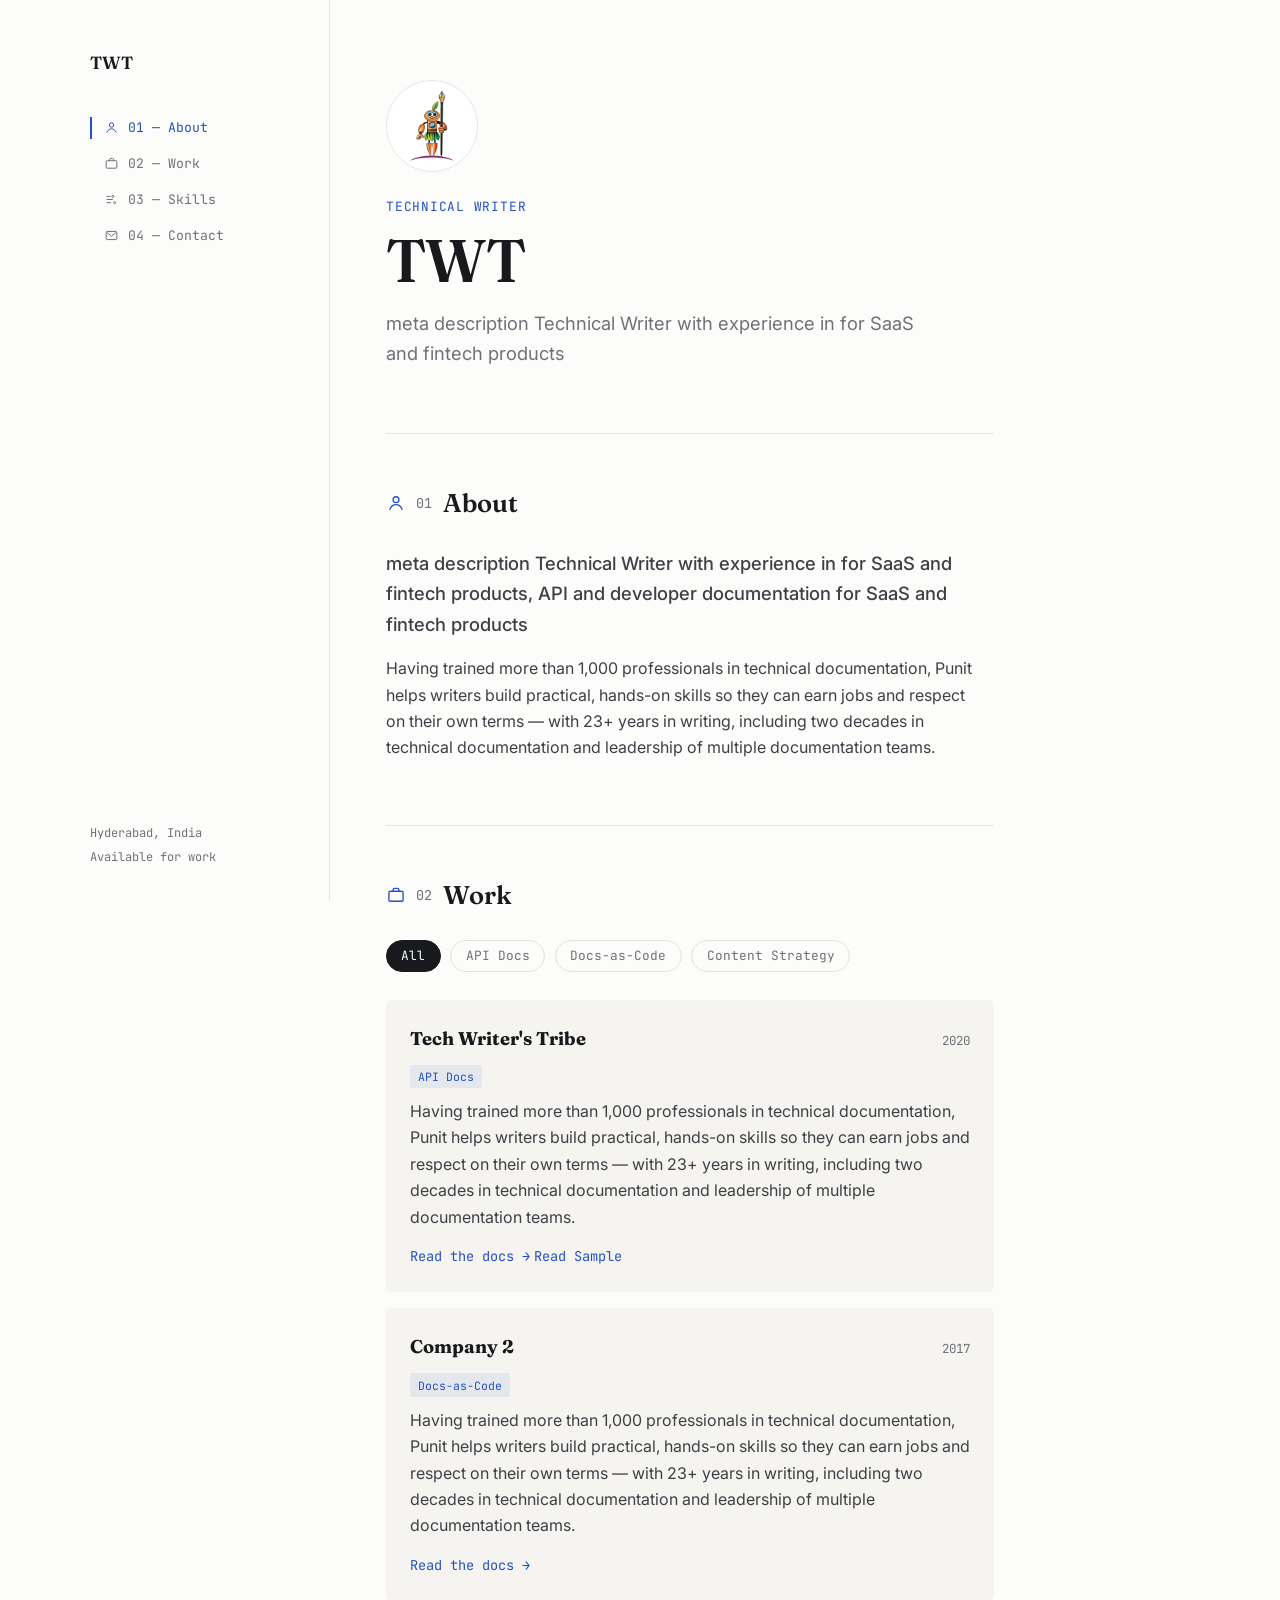
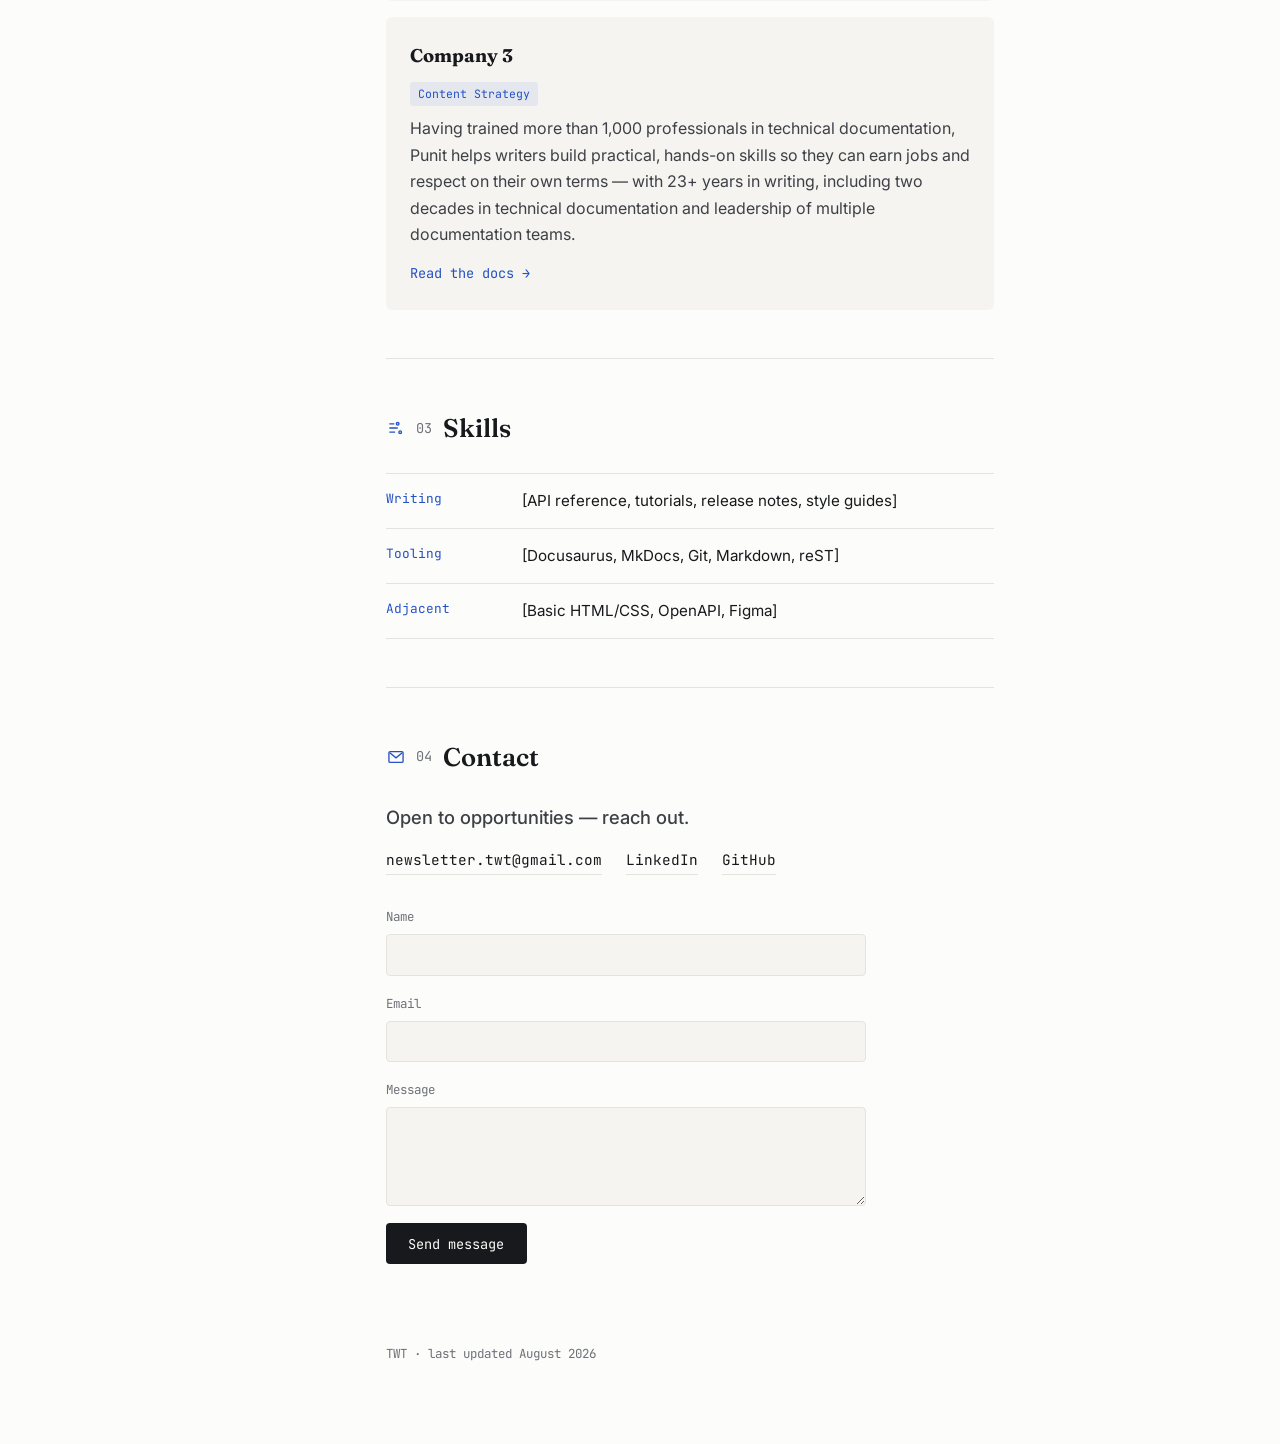
<file: index.html>
<!DOCTYPE html>
<html lang="en">
<head>
<meta charset="UTF-8">
<meta name="viewport" content="width=device-width, initial-scale=1.0">
<title>TWT</title>
<meta name="description" content="what you write and for whom	API and developer documentation for SaaS and fintech products">
<meta property="og:title" content="TWT — Technical Writer">
<meta name="theme-color" content="#FCFCFA">

<link rel="preconnect" href="https://fonts.googleapis.com">
<link rel="preconnect" href="https://fonts.gstatic.com" crossorigin>
<link href="https://fonts.googleapis.com/css2?family=Fraunces:opsz,wght@9..144,500;9..144,600&family=Inter:wght@400;500;600&family=JetBrains+Mono:wght@400;500&display=swap" rel="stylesheet">

<link rel="stylesheet" href="styles.css">
</head>
<body>

<div class="layout">

  <!-- ===== SIDEBAR TOC ===== -->
  <nav class="toc" aria-label="Table of contents">
    <span class="toc__mark">TWT</span>
    <ol class="toc__list">
      <li><a href="#about" class="toc__link"><svg class="toc__icon" viewBox="0 0 24 24" fill="none" stroke="currentColor" stroke-width="1.6"><circle cx="12" cy="8" r="3.5"/><path d="M4.5 20c1.5-4 5-6 7.5-6s6 2 7.5 6"/></svg>01 — About</a></li>
      <li><a href="#work" class="toc__link"><svg class="toc__icon" viewBox="0 0 24 24" fill="none" stroke="currentColor" stroke-width="1.6"><rect x="3.5" y="7.5" width="17" height="12" rx="1.5"/><path d="M8.5 7.5V6a2 2 0 0 1 2-2h3a2 2 0 0 1 2 2v1.5"/></svg>02 — Work</a></li>
      <li><a href="#skills" class="toc__link"><svg class="toc__icon" viewBox="0 0 24 24" fill="none" stroke="currentColor" stroke-width="1.6"><path d="M4 7h6M4 12h10M4 17h7"/><circle cx="14" cy="7" r="1.6"/><circle cx="17" cy="17" r="1.6"/></svg>03 — Skills</a></li>
      <li><a href="#contact" class="toc__link"><svg class="toc__icon" viewBox="0 0 24 24" fill="none" stroke="currentColor" stroke-width="1.6"><rect x="3.5" y="5.5" width="17" height="13" rx="1.5"/><path d="m4.5 7 7.5 6 7.5-6"/></svg>04 — Contact</a></li>
    </ol>
    <div class="toc__meta">
      <span>Hyderabad, India</span>
      <span>Available for work</span>
    </div>
  </nav>

  <!-- ===== MAIN DOC ===== -->
  <main class="doc">

    <header class="doc__header">
      <!-- assets/profile.svg is a placeholder silhouette. Replace it: drop
           your own square photo (e.g. 400x400px, .jpg or .png) into /assets
           and change the src below to match, e.g. assets/profile.jpg.
           To skip a photo entirely, delete this img tag. -->
      <img class="doc__photo" src="assets/logo.png" alt="TWT logo" width="120" height="120">
      <p class="eyebrow"> Technical Writer</p>
      <h1>TWT</h1>
      <p class="doc__sub">meta description	Technical Writer with experience in for SaaS and fintech products</p>
    </header>

    <section id="about" class="doc__section">
      <h2><svg class="section-icon" viewBox="0 0 24 24" fill="none" stroke="currentColor" stroke-width="1.6"><circle cx="12" cy="8" r="3.5"/><path d="M4.5 20c1.5-4 5-6 7.5-6s6 2 7.5 6"/></svg><span class="num">01</span> About</h2>
      <p class="lede">meta description	Technical Writer with experience in for SaaS and fintech products,	API and developer documentation for SaaS and fintech products</p>
      <p>Having trained more than 1,000 professionals in technical documentation, Punit helps writers build practical, hands-on skills so they can earn jobs and respect on their own terms — with 23+ years in writing, including two decades in technical documentation and leadership of multiple documentation teams.</p>
    </section>

    <section id="work" class="doc__section">
      <h2><svg class="section-icon" viewBox="0 0 24 24" fill="none" stroke="currentColor" stroke-width="1.6"><rect x="3.5" y="7.5" width="17" height="12" rx="1.5"/><path d="M8.5 7.5V6a2 2 0 0 1 2-2h3a2 2 0 0 1 2 2v1.5"/></svg><span class="num">02</span> Work</h2>

      <!-- Category filter — edit the label/data-filter pairs to match your own categories.
           "All" is required; every other button's data-filter must match an
           entry's data-category exactly (case-sensitive). -->
      <div class="filter-bar" role="tablist" aria-label="Filter work samples by category">
        <button class="filter-chip is-active" data-filter="all" role="tab" aria-selected="true">All</button>
        <button class="filter-chip" data-filter="api-docs" role="tab" aria-selected="false">API Docs</button>
        <button class="filter-chip" data-filter="docs-as-code" role="tab" aria-selected="false">Docs-as-Code</button>
        <button class="filter-chip" data-filter="content-strategy" role="tab" aria-selected="false">Content Strategy</button>
      </div>

      <div class="entry-list">
        <!-- Duplicate an .entry block per sample. data-category must match one
             of the data-filter values above. The link should point straight
             at the sample file — a hosted doc page, a PDF, or a file in this
             same repo (e.g. "samples/api-reference.pdf"). -->
        <article class="entry" data-category="api-docs">
          <div class="entry__head">
            <h3>Tech Writer's Tribe</h3>
            <span class="entry__date">2020</span>
          </div>
          <span class="entry__tag">API Docs</span>
          <p>Having trained more than 1,000 professionals in technical documentation, Punit helps writers build practical, hands-on skills so they can earn jobs and respect on their own terms — with 23+ years in writing, including two decades in technical documentation and leadership of multiple documentation teams.</p>
          <a class="entry__link" href="https://techwriterstribe.com/twt_ws_gitpages/">Read the docs →</a>
         <a class="entry__link" href="api.html">Read Sample</a>
        </article>

        <article class="entry" data-category="docs-as-code">
          <div class="entry__head">
            <h3>Company 2</h3>
            <span class="entry__date">2017</span>
          </div>
          <span class="entry__tag">Docs-as-Code</span>
          <p>Having trained more than 1,000 professionals in technical documentation, Punit helps writers build practical, hands-on skills so they can earn jobs and respect on their own terms — with 23+ years in writing, including two decades in technical documentation and leadership of multiple documentation teams.</p>
          <a class="entry__link" href="https://techwriterstribe.com/twt_ws_gitpages/">Read the docs →</a>
        </article>

        <article class="entry" data-category="content-strategy">
          <div class="entry__head">
            <h3>Company 3</h3>
            <span class="entry__date"2016</span>
          </div>
          <span class="entry__tag">Content Strategy</span>
          <p>Having trained more than 1,000 professionals in technical documentation, Punit helps writers build practical, hands-on skills so they can earn jobs and respect on their own terms — with 23+ years in writing, including two decades in technical documentation and leadership of multiple documentation teams.</p>
          <a class="entry__link" href="https://techwriterstribe.com/twt_ws_gitpages/">Read the docs →</a>
        </article>
      </div>

      <p class="filter-empty" hidden>No samples in this category yet.</p>
    </section>

    <section id="skills" class="doc__section">
      <h2><svg class="section-icon" viewBox="0 0 24 24" fill="none" stroke="currentColor" stroke-width="1.6"><path d="M4 7h6M4 12h10M4 17h7"/><circle cx="14" cy="7" r="1.6"/><circle cx="17" cy="17" r="1.6"/></svg><span class="num">03</span> Skills</h2>
      <div class="skills-table">
        <div class="skills-row">
          <span class="skills-row__label">Writing</span>
          <span>[API reference, tutorials, release notes, style guides]</span>
        </div>
        <div class="skills-row">
          <span class="skills-row__label">Tooling</span>
          <span>[Docusaurus, MkDocs, Git, Markdown, reST]</span>
        </div>
        <div class="skills-row">
          <span class="skills-row__label">Adjacent</span>
          <span>[Basic HTML/CSS, OpenAPI, Figma]</span>
        </div>
      </div>
    </section>

    <section id="contact" class="doc__section">
      <h2><svg class="section-icon" viewBox="0 0 24 24" fill="none" stroke="currentColor" stroke-width="1.6"><rect x="3.5" y="5.5" width="17" height="13" rx="1.5"/><path d="m4.5 7 7.5 6 7.5-6"/></svg><span class="num">04</span> Contact</h2>
      <p class="lede">Open to opportunities — reach out.</p>

      <div class="contact-links">
        <a href="mailto:newsletter.twt@gmail.com">newsletter.twt@gmail.com</a>
        <a href="https://www.linkedin.com/company/tech-writers-tribe/" target="_blank" rel="noopener noreferrer">LinkedIn</a>
        <a href="https://github.com/TW-Tribe" target="_blank" rel="noopener noreferrer">GitHub</a>
      </div>

      <!-- Contact form: GitHub Pages only serves static files, it can't
           process form submissions on its own. This form is wired for
           Formspree (free tier, no backend needed):
             1. Sign up at formspree.io and create a form
             2. Replace YOUR_FORM_ID below with the ID Formspree gives you
             3. Submissions land in your Formspree inbox / forward to email
           Swap the action URL for any other form service the same way
           (Netlify Forms, Getform, etc.) if you prefer. -->
      <form class="contact-form" action="https://formspree.io/f/xzepazeb" method="POST">
        <div class="form-row">
          <label for="cf-name">Name</label>
          <input id="cf-name" name="name" type="text" required>
        </div>
        <div class="form-row">
          <label for="cf-email">Email</label>
          <input id="cf-email" name="_replyto" type="email" required>
        </div>
        <div class="form-row">
          <label for="cf-message">Message</label>
          <textarea id="cf-message" name="message" rows="4" required></textarea>
        </div>
        <button type="submit" class="btn-submit">Send message</button>
      </form>
    </section>

    <footer class="doc__footer">
      <span>TWT · last updated August 2026</span>
    </footer>

  </main>
</div>

<script>
  // Highlight the current section in the sidebar TOC as the reader scrolls
  const links = document.querySelectorAll('.toc__link');
  const sections = document.querySelectorAll('.doc__section');
  const setActive = () => {
    let current = sections[0]?.id;
    sections.forEach(s => {
      if (window.scrollY >= s.offsetTop - 120) current = s.id;
    });
    links.forEach(l => l.classList.toggle('is-active', l.getAttribute('href') === '#' + current));
  };
  document.addEventListener('scroll', setActive, { passive: true });
  setActive();

  // Filter work samples by category
  const chips = document.querySelectorAll('.filter-chip');
  const entries = document.querySelectorAll('.entry[data-category]');
  const emptyMsg = document.querySelector('.filter-empty');

  chips.forEach(chip => {
    chip.addEventListener('click', () => {
      chips.forEach(c => { c.classList.remove('is-active'); c.setAttribute('aria-selected', 'false'); });
      chip.classList.add('is-active');
      chip.setAttribute('aria-selected', 'true');

      const filter = chip.dataset.filter;
      let visibleCount = 0;
      entries.forEach(entry => {
        const match = filter === 'all' || entry.dataset.category === filter;
        entry.hidden = !match;
        if (match) visibleCount++;
      });
      if (emptyMsg) emptyMsg.hidden = visibleCount !== 0;
    });
  });
</script>

</body>
</html>
</file>
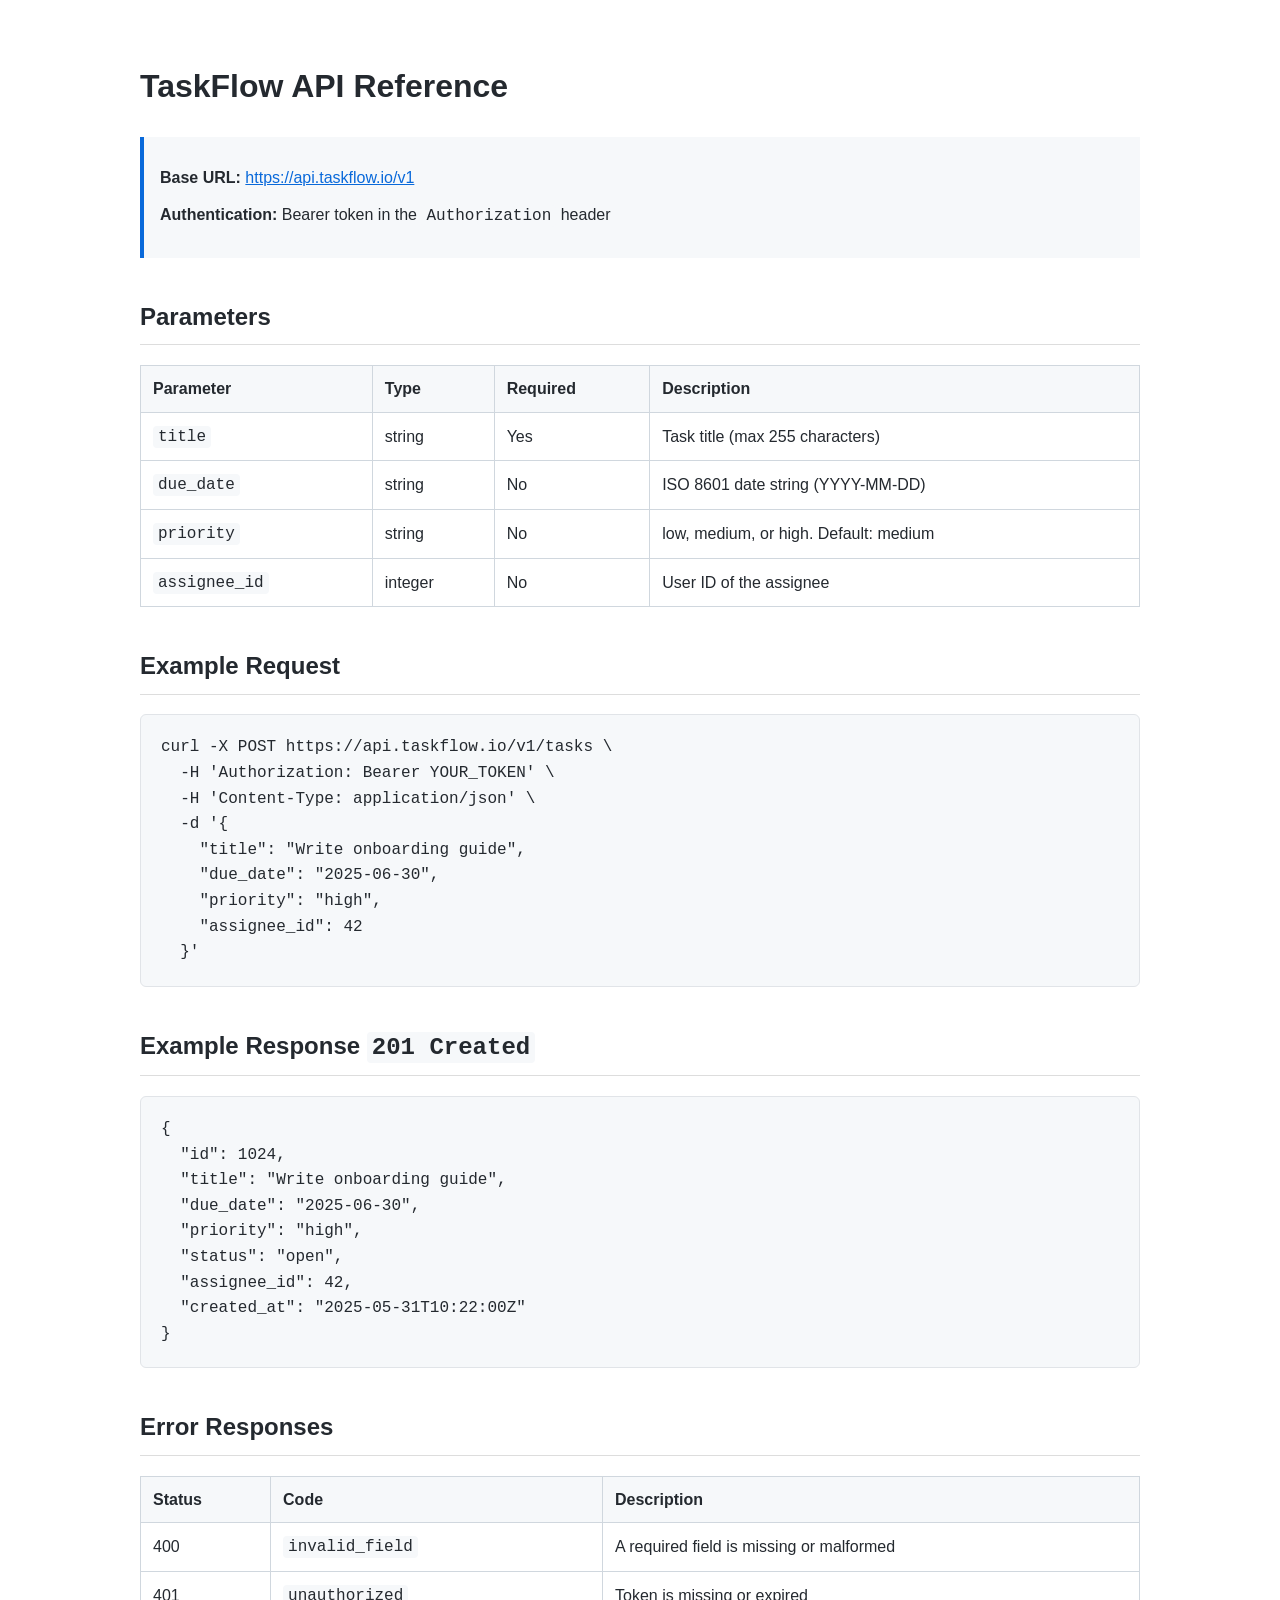
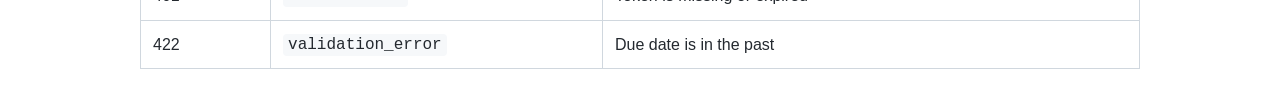
<file: api.html>
<!DOCTYPE html>
<html lang="en">
<head>
  <meta charset="UTF-8">
  <meta name="viewport" content="width=device-width, initial-scale=1.0">
  <title>TaskFlow API Reference</title>

  <style>
    body {
      font-family: Arial, Helvetica, sans-serif;
      line-height: 1.6;
      max-width: 1000px;
      margin: 0 auto;
      padding: 40px 24px;
      color: #24292f;
      background: #ffffff;
    }

    h1 {
      font-size: 32px;
      margin-bottom: 24px;
    }

    h2 {
      margin-top: 40px;
      border-bottom: 1px solid #ddd;
      padding-bottom: 8px;
    }

    p {
      margin: 12px 0;
    }

    code {
      font-family: Consolas, Monaco, monospace;
      background: #f6f8fa;
      padding: 2px 5px;
      border-radius: 4px;
    }

    pre {
      background: #f6f8fa;
      padding: 20px;
      overflow-x: auto;
      border-radius: 6px;
      border: 1px solid #e1e4e8;
    }

    pre code {
      background: none;
      padding: 0;
    }

    table {
      width: 100%;
      border-collapse: collapse;
      margin: 20px 0;
    }

    th,
    td {
      border: 1px solid #d0d7de;
      padding: 10px 12px;
      text-align: left;
    }

    th {
      background: #f6f8fa;
      font-weight: 600;
    }

    a {
      color: #0969da;
    }

    .info {
      background: #f6f8fa;
      padding: 16px;
      border-left: 4px solid #0969da;
      margin: 20px 0;
    }
  </style>
</head>

<body>

  <h1>TaskFlow API Reference</h1>

  <div class="info">
    <p>
      <strong>Base URL:</strong>
      <a href="https://api.taskflow.io/v1">
        https://api.taskflow.io/v1
      </a>
    </p>

    <p>
      <strong>Authentication:</strong>
      Bearer token in the
      <code>Authorization</code> header
    </p>
  </div>

  <h2>Parameters</h2>

  <table>
    <thead>
      <tr>
        <th>Parameter</th>
        <th>Type</th>
        <th>Required</th>
        <th>Description</th>
      </tr>
    </thead>

    <tbody>
      <tr>
        <td><code>title</code></td>
        <td>string</td>
        <td>Yes</td>
        <td>Task title (max 255 characters)</td>
      </tr>

      <tr>
        <td><code>due_date</code></td>
        <td>string</td>
        <td>No</td>
        <td>ISO 8601 date string (YYYY-MM-DD)</td>
      </tr>

      <tr>
        <td><code>priority</code></td>
        <td>string</td>
        <td>No</td>
        <td>low, medium, or high. Default: medium</td>
      </tr>

      <tr>
        <td><code>assignee_id</code></td>
        <td>integer</td>
        <td>No</td>
        <td>User ID of the assignee</td>
      </tr>
    </tbody>
  </table>

  <h2>Example Request</h2>

  <pre><code>curl -X POST https://api.taskflow.io/v1/tasks \
  -H 'Authorization: Bearer YOUR_TOKEN' \
  -H 'Content-Type: application/json' \
  -d '{
    "title": "Write onboarding guide",
    "due_date": "2025-06-30",
    "priority": "high",
    "assignee_id": 42
  }'</code></pre>

  <h2>Example Response <code>201 Created</code></h2>

  <pre><code>{
  "id": 1024,
  "title": "Write onboarding guide",
  "due_date": "2025-06-30",
  "priority": "high",
  "status": "open",
  "assignee_id": 42,
  "created_at": "2025-05-31T10:22:00Z"
}</code></pre>

  <h2>Error Responses</h2>

  <table>
    <thead>
      <tr>
        <th>Status</th>
        <th>Code</th>
        <th>Description</th>
      </tr>
    </thead>

    <tbody>
      <tr>
        <td>400</td>
        <td><code>invalid_field</code></td>
        <td>A required field is missing or malformed</td>
      </tr>

      <tr>
        <td>401</td>
        <td><code>unauthorized</code></td>
        <td>Token is missing or expired</td>
      </tr>

      <tr>
        <td>422</td>
        <td><code>validation_error</code></td>
        <td>Due date is in the past</td>
      </tr>
    </tbody>
  </table>

</body>
</html>
</file>
<file: styles.css>
/* =========================================================
   TOKENS
   ========================================================= */
:root {
  --ink: #17191C;
  --paper: #FCFCFA;
  --paper-raised: #F5F4F0;
  --blue: #2451C4;
  --slate: #6E7178;
  --line: #E5E3DD;

  --font-display: 'Fraunces', serif;
  --font-body: 'Inter', sans-serif;
  --font-mono: 'JetBrains Mono', monospace;
}

* { box-sizing: border-box; }
html { scroll-behavior: smooth; }
@media (prefers-reduced-motion: reduce) {
  html { scroll-behavior: auto; }
  *, *::before, *::after { animation-duration: 0.01ms !important; transition-duration: 0.01ms !important; }
}

body {
  margin: 0;
  background: var(--paper);
  color: var(--ink);
  font-family: var(--font-body);
  line-height: 1.65;
}

a { color: inherit; }

/* =========================================================
   LAYOUT
   ========================================================= */
.layout {
  display: grid;
  grid-template-columns: 240px minmax(0, 1fr);
  max-width: 1100px;
  margin: 0 auto;
}

/* SIDEBAR */
.toc {
  position: sticky;
  top: 0;
  align-self: start;
  height: 100vh;
  padding: 3rem 1.5rem 2rem 0;
  display: flex;
  flex-direction: column;
  border-right: 1px solid var(--line);
}

.toc__mark {
  font-family: var(--font-display);
  font-weight: 600;
  font-size: 1.1rem;
  margin-bottom: 2.5rem;
}

.toc__list {
  list-style: none;
  margin: 0;
  padding: 0;
  display: flex;
  flex-direction: column;
  gap: 0.9rem;
}

.toc__link {
  font-family: var(--font-mono);
  font-size: 0.82rem;
  text-decoration: none;
  color: var(--slate);
  border-left: 2px solid transparent;
  padding-left: 0.75rem;
  display: flex;
  align-items: center;
  gap: 0.55rem;
  transition: color 0.15s ease, border-color 0.15s ease;
}

.toc__icon {
  width: 15px;
  height: 15px;
  flex-shrink: 0;
}

.toc__link:hover,
.toc__link:focus-visible {
  color: var(--ink);
}

.toc__link.is-active {
  color: var(--blue);
  border-color: var(--blue);
}

.toc__meta {
  margin-top: auto;
  display: flex;
  flex-direction: column;
  gap: 0.3rem;
  font-family: var(--font-mono);
  font-size: 0.75rem;
  color: var(--slate);
}

/* =========================================================
   MAIN DOC
   ========================================================= */
.doc {
  padding: clamp(3rem, 8vw, 5rem) clamp(1.5rem, 5vw, 3.5rem);
  max-width: 720px;
}

.doc__header { margin-bottom: 4rem; }

.doc__photo {
  width: 92px;
  height: 92px;
  border-radius: 50%;
  object-fit: cover;
  border: 1px solid var(--line);
  margin-bottom: 1.5rem;
  display: block;
  background: var(--paper-raised);
}

.eyebrow {
  font-family: var(--font-mono);
  font-size: 0.8rem;
  color: var(--blue);
  text-transform: uppercase;
  letter-spacing: 0.06em;
  margin: 0 0 0.75rem;
}

.doc__header h1 {
  font-family: var(--font-display);
  font-weight: 600;
  font-size: clamp(2.5rem, 6vw, 3.75rem);
  line-height: 1.05;
  margin: 0 0 1rem;
  letter-spacing: -0.01em;
}

.doc__sub {
  font-size: 1.15rem;
  color: var(--slate);
  max-width: 46ch;
  margin: 0;
}

.doc__section {
  padding: 3rem 0;
  border-top: 1px solid var(--line);
  scroll-margin-top: 100px;
}

.doc__section h2 {
  font-family: var(--font-display);
  font-weight: 600;
  font-size: 1.6rem;
  display: flex;
  align-items: center;
  gap: 0.65rem;
  margin: 0 0 1.5rem;
}

.section-icon {
  width: 20px;
  height: 20px;
  color: var(--blue);
  flex-shrink: 0;
}

.num {
  font-family: var(--font-mono);
  font-size: 0.85rem;
  font-weight: 400;
  color: var(--slate);
}

.lede {
  font-size: 1.15rem;
  font-weight: 500;
  margin: 0 0 1rem;
}

.doc__section > p { color: #3D4046; margin: 0 0 1rem; max-width: 60ch; }

/* WORK — CATEGORY FILTER */
.filter-bar {
  display: flex;
  flex-wrap: wrap;
  gap: 0.6rem;
  margin-bottom: 1.75rem;
}

.filter-chip {
  font-family: var(--font-mono);
  font-size: 0.8rem;
  background: none;
  border: 1px solid var(--line);
  color: var(--slate);
  border-radius: 999px;
  padding: 0.4rem 0.9rem;
  cursor: pointer;
  transition: border-color 0.15s ease, color 0.15s ease, background 0.15s ease;
}

.filter-chip:hover { color: var(--ink); border-color: var(--ink); }

.filter-chip.is-active {
  background: var(--ink);
  border-color: var(--ink);
  color: var(--paper);
}

.filter-chip:focus-visible { outline: 2px solid var(--blue); outline-offset: 2px; }

.entry-list {
  display: flex;
  flex-direction: column;
  gap: 1rem;
}

.filter-empty {
  color: var(--slate);
  font-style: italic;
  margin-top: 1rem;
}

/* WORK ENTRIES */
.entry {
  padding: 1.5rem;
  background: var(--paper-raised);
  border-radius: 6px;
}

.entry__tag {
  display: inline-block;
  font-family: var(--font-mono);
  font-size: 0.72rem;
  color: var(--blue);
  background: rgba(36, 81, 196, 0.08);
  border-radius: 3px;
  padding: 0.15rem 0.5rem;
  margin-bottom: 0.6rem;
}

.entry__head {
  display: flex;
  justify-content: space-between;
  align-items: baseline;
  gap: 1rem;
  margin-bottom: 0.5rem;
}

.entry h3 {
  font-family: var(--font-display);
  font-size: 1.15rem;
  margin: 0;
}

.entry__date {
  font-family: var(--font-mono);
  font-size: 0.78rem;
  color: var(--slate);
  white-space: nowrap;
}

.entry p { color: #3D4046; margin: 0 0 0.75rem; }

.entry__link {
  font-family: var(--font-mono);
  font-size: 0.85rem;
  text-decoration: none;
  color: var(--blue);
  border-bottom: 1px solid transparent;
}
.entry__link:hover { border-color: var(--blue); }

/* SKILLS TABLE */
.skills-table {
  display: flex;
  flex-direction: column;
  border-top: 1px solid var(--line);
}

.skills-row {
  display: grid;
  grid-template-columns: 120px 1fr;
  gap: 1rem;
  padding: 0.9rem 0;
  border-bottom: 1px solid var(--line);
  font-size: 0.95rem;
}

.skills-row__label {
  font-family: var(--font-mono);
  font-size: 0.8rem;
  color: var(--blue);
}

/* CONTACT */
.contact-links {
  display: flex;
  gap: 1.5rem;
  flex-wrap: wrap;
  font-family: var(--font-mono);
  font-size: 0.9rem;
}
.contact-links a {
  text-decoration: none;
  border-bottom: 1px solid var(--line);
  padding-bottom: 0.15rem;
  transition: border-color 0.15s ease, color 0.15s ease;
}
.contact-links a:hover { color: var(--blue); border-color: var(--blue); }

/* CONTACT FORM */
.contact-form {
  margin-top: 2rem;
  max-width: 480px;
  display: flex;
  flex-direction: column;
  gap: 1.1rem;
}

.form-row {
  display: flex;
  flex-direction: column;
  gap: 0.4rem;
}

.form-row label {
  font-family: var(--font-mono);
  font-size: 0.78rem;
  color: var(--slate);
}

.form-row input,
.form-row textarea {
  font-family: var(--font-body);
  font-size: 0.95rem;
  color: var(--ink);
  background: var(--paper-raised);
  border: 1px solid var(--line);
  border-radius: 4px;
  padding: 0.65rem 0.75rem;
  resize: vertical;
}

.form-row input:focus-visible,
.form-row textarea:focus-visible {
  outline: 2px solid var(--blue);
  outline-offset: 1px;
}

.btn-submit {
  align-self: flex-start;
  font-family: var(--font-mono);
  font-size: 0.85rem;
  background: var(--ink);
  color: var(--paper);
  border: none;
  border-radius: 4px;
  padding: 0.7rem 1.4rem;
  cursor: pointer;
  transition: background 0.15s ease;
}

.btn-submit:hover { background: var(--blue); }
.btn-submit:focus-visible { outline: 2px solid var(--blue); outline-offset: 2px; }

/* FOOTER */
.doc__footer {
  padding-top: 2rem;
  font-family: var(--font-mono);
  font-size: 0.78rem;
  color: var(--slate);
}

a:focus-visible { outline: 2px solid var(--blue); outline-offset: 2px; }

/* =========================================================
   RESPONSIVE — sidebar collapses above content on mobile
   ========================================================= */
@media (max-width: 800px) {
  .layout { grid-template-columns: 1fr; }
  .toc {
    position: static;
    height: auto;
    border-right: none;
    border-bottom: 1px solid var(--line);
    padding: 2rem 1.5rem;
  }
  .toc__list { flex-direction: row; flex-wrap: wrap; gap: 1.25rem; }
  .toc__meta { margin-top: 1.5rem; flex-direction: row; gap: 1.5rem; }
}
</file>
